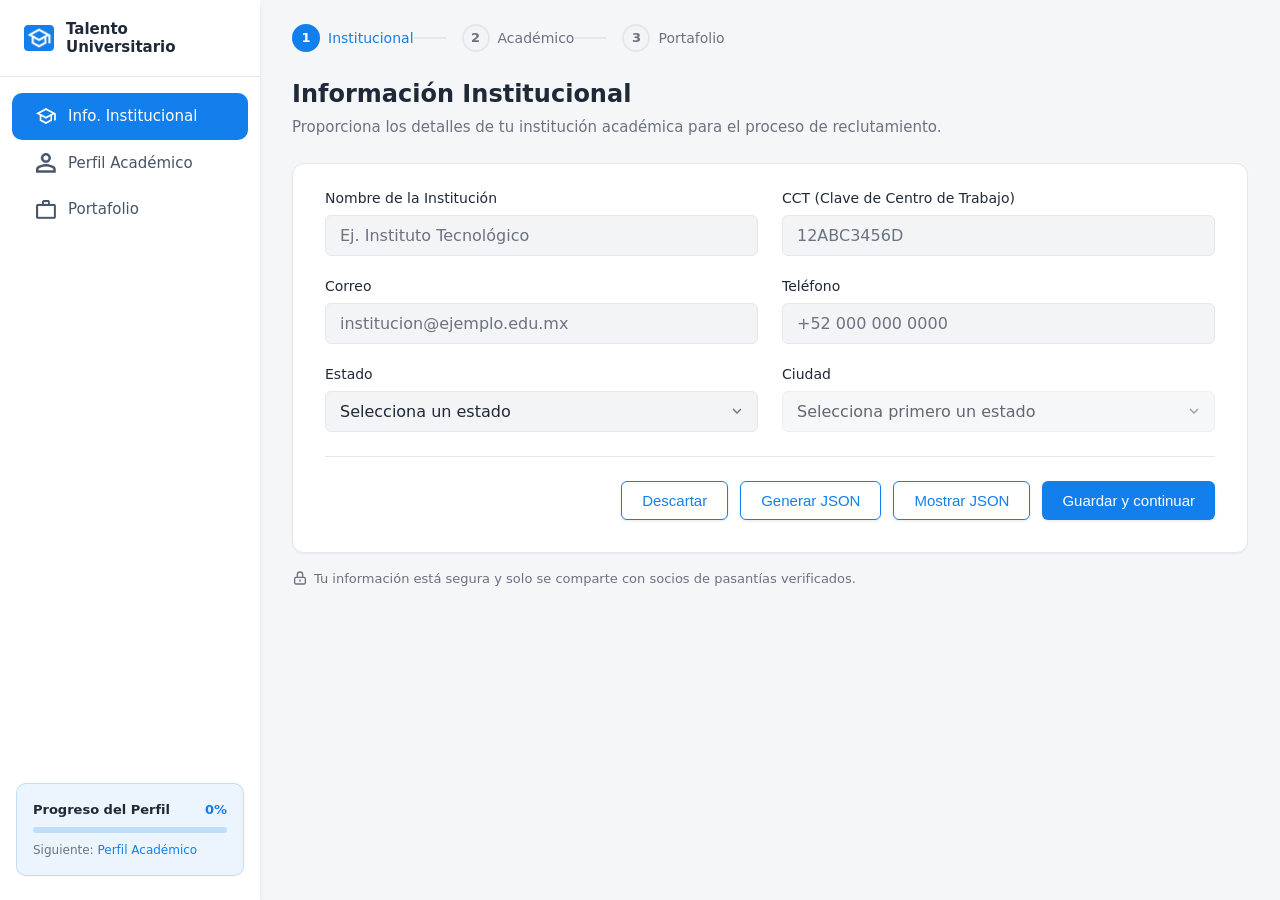
<file: index.html>
<!DOCTYPE html>
<html lang="es">

<head>
  <meta charset="UTF-8">
  <meta name="viewport" content="width=device-width, initial-scale=1.0">
  <title>Talento Universitario</title>
  <link rel="icon" href="images/favicon.png" type="image/png">
  <link rel="stylesheet" href="css/styles.css">
  <link rel="stylesheet" href="css/layout/aside.css">
  <link rel="stylesheet" href="css/layout/header.css">
  <link rel="stylesheet" href="css/components/form-container.css">
  <link rel="stylesheet" href="css/components/form-field.css">
  <link rel="stylesheet" href="css/components/buttons.css">
  <link rel="stylesheet" href="css/components/step-indicator.css">
  <link rel="stylesheet" href="css/components/security-message.css">
  <link rel="stylesheet" href="css/modules/informacion-institucional.css">
  <link rel="stylesheet" href="css/modules/datos-personales.css">
  <link rel="stylesheet" href="css/modules/portafolio.css">
  <link rel="stylesheet" href="css/components/registro-completado.css">
</head>

<body>
  <div id="app">
    <aside id="aside-container"></aside>
    <div class="aside-overlay" id="aside-overlay" aria-hidden="true"></div>
    <nav class="mobile-navbar" id="mobile-navbar" aria-label="Barra principal">
      <button type="button" class="aside-toggle" id="aside-toggle" aria-label="Abrir menú" aria-expanded="false">
        <span class="aside-toggle__bar"></span>
        <span class="aside-toggle__bar"></span>
        <span class="aside-toggle__bar"></span>
      </button>
      <div class="mobile-navbar__brand">
        <img src="images/logo.png" alt="" class="mobile-navbar__logo">
        <span class="mobile-navbar__title">Talento Universitario</span>
      </div>
    </nav>
    <main id="main-container">
      <section id="content-block">
        <!-- El contenido se carga desde partials según la opción del menú -->
      </section>
    </main>
  </div>
  <script src="js/lib/estados-ciudades-mexico.js"></script>
  <script src="js/layout/aside-menu.js"></script>
  <script src="js/components/step-indicator.js"></script>
  <script src="js/components/form-actions.js"></script>
  <script src="js/main.js"></script>
  <script src="js/modules/informacion-institucional.js"></script>
  <script src="js/modules/datos-personales.js"></script>
  <script src="js/modules/portafolio.js"></script>

  <!-- Examen Parcial 3 -->
  <script src="js/modules/institucion-json.js"></script>
</body>

</html>
</file>
<file: css/styles.css>
/* ===== TALENTO UNIVERSITARIO - Estilos globales ===== */

*,
*::before,
*::after {
  box-sizing: border-box;
  margin: 0;
  padding: 0;
}

:root {
  --aside-width: 260px;
  --header-height: 56px;
  --color-bg: #f5f6f8;
  --color-white: #ffffff;
  --color-primary: #137FEC;
  --color-text: #1f2937;
  --color-text-muted: #6b7280;
  --color-border: #e5e7eb;
  --color-input-bg: #f3f4f6;
  --color-aside-bg: #ffffff;
  --radius-sm: 6px;
  --radius-md: 10px;
  --radius-lg: 12px;
  --shadow-sm: 0 1px 2px rgba(0, 0, 0, 0.05);
  --shadow-md: 0 4px 6px -1px rgba(0, 0, 0, 0.1), 0 2px 4px -2px rgba(0, 0, 0, 0.1);
  --font-sans: system-ui, -apple-system, 'Segoe UI', Roboto, sans-serif;
}

html {
  font-size: 16px;
  scroll-behavior: smooth;
}

body {
  font-family: var(--font-sans);
  color: var(--color-text);
  background-color: var(--color-bg);
  line-height: 1.5;
  min-height: 100vh;
}

#app {
  display: flex;
  flex-wrap: wrap;
  min-height: 100vh;
}

#main-container {
  flex: 1;
  min-width: 0;
  padding: 1.5rem 2rem 2rem;
  margin-left: 260px;
  overflow: visible;
}

#content-block {
  overflow: visible;
  min-height: 0;
}

@media (max-width: 768px) {
  #main-container {
    margin-left: 0;
    padding: 1rem;
    padding-top: calc(var(--header-height, 56px) + 1rem);
    min-height: 100vh;
    display: flex;
    flex-direction: column;
    align-items: center;
  }

  #content-block {
    width: 100%;
    max-width: 560px;
    margin: 0 auto;
  }
}

a {
  color: var(--color-primary);
  text-decoration: none;
}

a:hover {
  text-decoration: underline;
}

input,
select,
textarea {
  font-family: inherit;
  font-size: 1rem;
}
</file>
<file: css/layout/aside.css>
/* Barra lateral - Aside Menu */

.aside-menu {
  position: fixed;
  top: 0;
  left: 0;
  width: var(--aside-width, 260px);
  height: 100vh;
  background: var(--color-aside-bg, #fff);
  box-shadow: var(--shadow-md);
  display: flex;
  flex-direction: column;
  z-index: 100;
}

.aside-menu__header {
  padding: 1.25rem 1.5rem;
  border-bottom: 1px solid var(--color-border);
  display: flex;
  align-items: center;
  gap: 0.75rem;
  font-weight: 600;
  font-size: 1rem;
  color: var(--color-text);
}

.aside-menu__brand {
  color: inherit;
  cursor: default;
  pointer-events: none;
}

.aside-menu__close {
  display: none;
}

.aside-menu__logo {
  width: 30px;
  height: 30px;
  object-fit: contain;
  flex-shrink: 0;
}

.aside-menu__title {
  font-size: 0.9375rem;
  line-height: 1.2;
  color: var(--color-text);
}

.aside-menu__nav {
  flex: 1;
  padding: 1rem 0;
  overflow-y: auto;
}

.aside-menu__link {
  display: flex;
  align-items: center;
  gap: 0.75rem;
  padding: 0.75rem 1.5rem;
  margin: 0 0.75rem;
  color: #475569;
  font-size: 0.9375rem;
  text-decoration: none;
  transition: background 0.15s, color 0.15s;
  border-radius: var(--radius-md);
}

.aside-menu__link:hover {
  background: var(--color-input-bg);
  text-decoration: none;
}

.aside-menu__link.active {
  background: #137FEC;
  color: #ffffff;
  font-weight: 500;
  text-decoration: none;
}

.aside-menu__link.active .aside-menu__link-icon {
  filter: brightness(0) invert(1);
}

.aside-menu__link svg,
.aside-menu__link-icon {
  width: 20px;
  height: 20px;
  flex-shrink: 0;
  object-fit: contain;
}

/* En móvil: botón cerrar en header, solo iconos en nav, sin progress */
@media (max-width: 768px) {
  .aside-menu__header {
    padding: 0.75rem;
    justify-content: flex-end;
    align-items: center;
    border-bottom: 1px solid var(--color-border);
    pointer-events: auto;
  }

  .aside-menu__brand .aside-menu__logo,
  .aside-menu__brand .aside-menu__title {
    display: none;
  }

  .aside-menu__close {
    display: flex;
    width: 44px;
    height: 44px;
    padding: 0;
    border: none;
    border-radius: var(--radius-md);
    background: transparent;
    cursor: pointer;
    align-items: center;
    justify-content: center;
    transition: background 0.15s;
    color: var(--color-text);
    font-size: 1.75rem;
    line-height: 1;
    pointer-events: auto;
  }

  .aside-menu__close:hover {
    background: var(--color-input-bg);
  }

  .aside-menu__close-icon {
    display: block;
    font-weight: 300;
  }

  .aside-menu__progress {
    display: none;
  }

  .aside-menu__nav {
    padding: 1rem 0.75rem;
    display: flex;
    flex-direction: column;
    align-items: center;
    gap: 0.5rem;
  }

  .aside-menu__link {
    width: 48px;
    height: 48px;
    margin: 0;
    padding: 0;
    justify-content: center;
    align-items: center;
    border-radius: 50%;
  }

  .aside-menu__link .aside-menu__link-text {
    display: none;
  }

  .aside-menu__link .aside-menu__link-icon {
    width: 24px;
    height: 24px;
  }

  .aside-menu__link.active {
    background: rgba(19, 127, 236, 0.15);
    color: var(--color-primary);
  }

  .aside-menu__link.active .aside-menu__link-icon {
    filter: brightness(0) saturate(100%) invert(27%) sepia(51%) saturate(2878%) hue-rotate(206deg) brightness(104%) contrast(101%);
  }
}

.aside-menu__progress {
  margin: 1rem 1rem 1.5rem;
  padding: 1rem;
  background: rgba(19, 127, 236, 0.08);
  border-radius: var(--radius-md);
  border: 1px solid rgba(19, 127, 236, 0.2);
}

.aside-menu__progress-header {
  display: flex;
  justify-content: space-between;
  align-items: center;
  margin-bottom: 0.5rem;
}

.aside-menu__progress-title {
  font-size: 0.8125rem;
  font-weight: 600;
  color: var(--color-text);
}

.aside-menu__progress-percent {
  font-size: 0.8125rem;
  font-weight: 600;
  color: var(--color-primary);
}

.aside-menu__progress-bar-wrap {
  height: 6px;
  background: rgba(19, 127, 236, 0.2);
  border-radius: 3px;
  overflow: hidden;
  margin-bottom: 0.5rem;
}

.aside-menu__progress-bar {
  height: 100%;
  background: var(--color-primary);
  border-radius: 3px;
  transition: width 0.3s ease;
}

.aside-menu__progress-next {
  font-size: 0.75rem;
  color: var(--color-text-muted);
}

/* Barra superior móvil: logo + nombre centrados */
.mobile-navbar {
  display: none;
}

@media (max-width: 768px) {
  .mobile-navbar {
    display: flex;
    align-items: center;
    justify-content: flex-start;
    position: fixed;
    top: 0;
    left: 0;
    right: 0;
    height: var(--header-height, 56px);
    background: var(--color-white);
    box-shadow: var(--shadow-sm);
    border-bottom: 1px solid var(--color-border);
    z-index: 98;
    padding: 0 0.5rem 0 0;
  }

  .mobile-navbar__brand {
    position: absolute;
    left: 50%;
    transform: translateX(-50%);
    display: flex;
    align-items: center;
    gap: 0.5rem;
    pointer-events: none;
  }

  .mobile-navbar__logo {
    width: 28px;
    height: 28px;
    object-fit: contain;
  }

  .mobile-navbar__title {
    font-size: 0.9375rem;
    font-weight: 600;
    color: var(--color-text);
    white-space: nowrap;
  }
}

/* Botón hamburguesa: solo visible en móvil (dentro de la barra) */
.aside-toggle {
  display: none;
  position: relative;
  flex-shrink: 0;
  width: 44px;
  height: 44px;
  margin: 0 0.25rem;
  padding: 0;
  border: none;
  border-radius: var(--radius-md);
  background: transparent;
  cursor: pointer;
  flex-direction: column;
  justify-content: center;
  align-items: center;
  gap: 5px;
  transition: background 0.15s;
  z-index: 99;
}

.aside-toggle:hover {
  background: var(--color-input-bg);
}

@media (min-width: 769px) {
  .aside-toggle:hover {
    box-shadow: var(--shadow-md);
  }
}

.aside-toggle__bar {
  display: block;
  width: 20px;
  height: 2px;
  background: var(--color-text);
  border-radius: 1px;
  transition: transform 0.2s, opacity 0.2s;
}

.aside-toggle[aria-expanded="true"] .aside-toggle__bar:nth-child(1) {
  transform: translateY(7px) rotate(45deg);
}

.aside-toggle[aria-expanded="true"] .aside-toggle__bar:nth-child(2) {
  opacity: 0;
}

.aside-toggle[aria-expanded="true"] .aside-toggle__bar:nth-child(3) {
  transform: translateY(-7px) rotate(-45deg);
}

/* Overlay: solo en móvil cuando el menú está abierto */
.aside-overlay {
  display: none;
  position: fixed;
  inset: 0;
  background: rgba(0, 0, 0, 0.4);
  z-index: 90;
  opacity: 0;
  pointer-events: none;
  transition: opacity 0.2s ease;
}

@media (max-width: 768px) {
  .aside-menu {
    width: 80px;
    transform: translateX(-100%);
    transition: transform 0.25s ease, box-shadow 0.25s ease;
    box-shadow: 0 0 0 100vmax transparent;
  }

  .aside-menu.open {
    transform: translateX(0);
    box-shadow: 4px 0 20px rgba(0, 0, 0, 0.15);
  }

  .aside-toggle {
    display: flex;
  }

  .mobile-navbar .aside-toggle {
    box-shadow: none;
  }

  .aside-overlay.is-visible {
    display: block;
    opacity: 1;
    pointer-events: auto;
  }

  body.aside-open {
    overflow: hidden;
  }
}

@media (min-width: 769px) {
  .aside-overlay.is-visible {
    display: none;
    pointer-events: none;
  }
}
</file>
<file: css/layout/header.css>
/* Header - opcional para cabecera superior */

.app-header {
  position: fixed;
  top: 0;
  left: var(--aside-width, 260px);
  right: 0;
  height: var(--header-height, 56px);
  background: var(--color-white);
  border-bottom: 1px solid var(--color-border);
  display: flex;
  align-items: center;
  padding: 0 1.5rem;
  z-index: 50;
}

@media (max-width: 768px) {
  .app-header {
    left: 0;
  }
}
</file>
<file: css/components/form-container.css>
/* Contenedor del formulario - recuadro blanco con bordes redondeados */

.form-container {
  background: var(--color-white);
  border-radius: var(--radius-lg);
  box-shadow: var(--shadow-sm);
  border: 1px solid var(--color-border);
  padding: 1.5rem 2rem 2rem;
  margin-top: 1.5rem;
  overflow: visible;
}

.form-container__grid {
  display: grid;
  grid-template-columns: 1fr 1fr;
  gap: 1.25rem 1.5rem;
  overflow: visible;
}

.form-info-box {
  display: flex;
  gap: 1rem;
  padding: 1rem 1.25rem;
  background: #f1f5f9;
  border-radius: var(--radius-md);
  border: 1px solid var(--color-border);
  margin-bottom: 1.5rem;
}

.form-info-box__icon {
  color: var(--color-primary);
  flex-shrink: 0;
}

.form-info-box__title {
  display: block;
  font-size: 0.9375rem;
  color: var(--color-text);
  margin-bottom: 0.25rem;
}

.form-info-box__text {
  font-size: 0.875rem;
  color: var(--color-text-muted);
  line-height: 1.5;
  margin: 0;
}

.form-completion-message {
  display: flex;
  align-items: center;
  gap: 0.5rem;
  padding: 0.875rem 1rem;
  background: #dcfce7;
  border-radius: var(--radius-sm);
  color: #166534;
  font-size: 0.875rem;
  margin-top: 1rem;
}

.form-completion-message__icon {
  font-weight: bold;
  flex-shrink: 0;
}

@media (max-width: 640px) {
  .form-container__grid {
    grid-template-columns: 1fr;
  }

  .form-container {
    padding: 1.25rem;
  }
}
</file>
<file: css/components/form-field.css>
/* Campo de formulario - etiqueta + input/select */

.form-field {
  display: flex;
  flex-direction: column;
  gap: 0.375rem;
}

.form-field__label {
  font-size: 0.875rem;
  font-weight: 500;
  color: var(--color-text);
}

.form-field__input,
.form-field__select {
  width: 100%;
  padding: 0.625rem 0.875rem;
  background: var(--color-input-bg);
  border: 1px solid var(--color-border);
  border-radius: var(--radius-sm);
  color: var(--color-text);
  transition: border-color 0.15s, background 0.15s;
}

.form-field__input:focus,
.form-field__select:focus {
  outline: none;
  border-color: var(--color-primary);
  background: var(--color-white);
}

.form-field__input::placeholder {
  color: var(--color-text-muted);
}

.form-field__wrap {
  position: relative;
  display: flex;
  align-items: center;
  width: 100%;
}

.form-field__wrap .form-field__input {
  padding-left: 2.75rem;
  flex: 1;
  min-width: 0;
}

.form-field__icon {
  position: absolute;
  left: 0.75rem;
  top: 50%;
  transform: translateY(-50%);
  width: 18px;
  height: 18px;
  color: var(--color-text-muted);
  pointer-events: none;
  flex-shrink: 0;
}

.form-field__icon--text {
  display: flex;
  align-items: center;
  justify-content: center;
  font-size: 1rem;
  width: 20px;
  height: 20px;
  color: var(--color-text-muted);
}

.form-field__hint-icon {
  width: 14px;
  height: 14px;
  object-fit: contain;
  flex-shrink: 0;
  opacity: 0.8;
}

.form-field__select {
  appearance: none;
  background-image: url("data:image/svg+xml,%3Csvg xmlns='http://www.w3.org/2000/svg' width='16' height='16' viewBox='0 0 24 24' fill='none' stroke='%236b7280' stroke-width='2'%3E%3Cpath d='M6 9l6 6 6-6'/%3E%3C/svg%3E");
  background-repeat: no-repeat;
  background-position: right 0.75rem center;
  padding-right: 2.25rem;
}

.form-field--full {
  grid-column: 1 / -1;
}

.form-field__hint {
  font-size: 0.8125rem;
  color: var(--color-text-muted);
  margin-top: 0.375rem;
  display: flex;
  align-items: center;
  gap: 0.25rem;
}

.form-field__hint svg {
  flex-shrink: 0;
}
</file>
<file: css/components/buttons.css>
/* Botones primario y secundario */

.btn {
  display: inline-flex;
  align-items: center;
  justify-content: center;
  gap: 0.5rem;
  padding: 0.625rem 1.25rem;
  font-size: 0.9375rem;
  font-weight: 500;
  border-radius: var(--radius-sm);
  border: none;
  cursor: pointer;
  box-shadow: 0 1px 3px rgba(0, 0, 0, 0.1);
  transition: transform 0.15s ease, box-shadow 0.15s ease;
}

.btn:disabled {
  opacity: 0.6;
  cursor: not-allowed;
}

.btn:hover:not(:disabled) {
  transform: translateY(-2px);
  box-shadow: 0 4px 8px rgba(0, 0, 0, 0.15);
}

.btn--primary {
  background: var(--color-primary);
  color: white;
}

.btn--secondary {
  background: var(--color-white);
  color: var(--color-primary);
  border: 1.5px solid var(--color-primary);
}

.form-actions {
  display: flex;
  justify-content: flex-end;
  gap: 0.75rem;
  margin-top: 1.5rem;
  padding-top: 1.5rem;
  border-top: 1px solid var(--color-border);
}
</file>
<file: css/components/step-indicator.css>
/* Indicador de pasos - 1 Institucional, 2 Académico, 3 Portafolio */

.step-indicator {
  display: flex;
  align-items: center;
  gap: 0;
  margin-bottom: 1.5rem;
}

.step-indicator__item {
  display: flex;
  align-items: center;
  gap: 0.5rem;
  font-size: 0.875rem;
  color: var(--color-text-muted);
}

.step-indicator__item + .step-indicator__item::before {
  content: '';
  width: 2rem;
  height: 2px;
  background: var(--color-border);
  margin-right: 0.5rem;
}

/* En móvil: número arriba, texto debajo, todo alineado */
@media (max-width: 768px) {
  .step-indicator {
    margin-bottom: 1rem;
    display: flex;
    justify-content: space-between;
    align-items: flex-start;
    gap: 0;
    padding: 0 0.5rem;
  }

  .step-indicator__item {
    flex: 1;
    flex-direction: column;
    gap: 0.35rem;
    align-items: center;
    justify-content: flex-start;
    min-width: 0;
    position: relative;
    display: flex;
  }

  /* Línea entre pasos: absoluta para no desalinear círculos ni etiquetas */
  .step-indicator__item + .step-indicator__item::before {
    content: '';
    position: absolute;
    left: 0;
    top: 13px;
    width: 1rem;
    height: 2px;
    margin-left: -0.5rem;
    background: var(--color-border);
  }

  .step-indicator__circle {
    width: 26px;
    height: 26px;
    font-size: 0.75rem;
    flex-shrink: 0;
  }

  .step-indicator__label {
    font-size: 0.625rem;
    line-height: 1.2;
    text-align: center;
    max-width: 5em;
    min-height: 2.4em;
    display: flex;
    align-items: center;
    justify-content: center;
  }

  .step-indicator__item.completed .step-indicator__circle,
  .step-indicator__item.incomplete .step-indicator__circle {
    font-size: 0.75rem;
  }
}

.step-indicator__circle {
  width: 28px;
  height: 28px;
  border-radius: 50%;
  display: flex;
  align-items: center;
  justify-content: center;
  font-weight: 600;
  font-size: 0.8125rem;
  background: var(--color-input-bg);
  border: 2px solid var(--color-border);
  color: var(--color-text-muted);
}

.step-indicator__item.active .step-indicator__circle {
  background: var(--color-primary);
  border-color: var(--color-primary);
  color: white;
}

.step-indicator__item.active {
  color: var(--color-primary);
  font-weight: 500;
}

.step-indicator__item.completed .step-indicator__circle {
  background: #22c55e;
  border-color: #22c55e;
  color: white;
  font-size: 1rem;
  line-height: 1;
}

.step-indicator__item.completed {
  color: var(--color-text);
}

/* Paso visitado pero no completado: debe regresar */
.step-indicator__item.incomplete .step-indicator__circle {
  background: #eab308;
  border-color: #eab308;
  color: white;
  font-size: 1rem;
  font-weight: 700;
  line-height: 1;
}

.step-indicator__item.incomplete {
  color: #a16207;
}
</file>
<file: css/components/security-message.css>
/* Mensaje de seguridad bajo el formulario */

.security-message {
  font-size: 0.8125rem;
  color: var(--color-text-muted);
  margin-top: 1rem;
  display: flex;
  align-items: center;
  gap: 0.375rem;
}

.security-message svg {
  width: 16px;
  height: 16px;
  flex-shrink: 0;
}
</file>
<file: css/modules/informacion-institucional.css>
/* Módulo: Información Institucional */

.page-title {
  font-size: 1.5rem;
  font-weight: 700;
  color: var(--color-text);
  margin-bottom: 0.25rem;
}

.page-subtitle {
  font-size: 0.9375rem;
  color: var(--color-text-muted);
  margin-bottom: 1rem;
}
</file>
<file: css/modules/datos-personales.css>
/* Módulo: Perfil Académico (Datos Personales) */

.page-title {
  font-size: 1.5rem;
  font-weight: 700;
  color: var(--color-text);
  margin-bottom: 0.25rem;
}

.page-subtitle {
  font-size: 0.9375rem;
  color: var(--color-text-muted);
  margin-bottom: 1rem;
}

/* Cuadrícula con anchos variables: 2/3 + 1/3, luego 1/4 + 1/2 + 1/4, fecha ancho completo */
.form-container__grid--academico {
  grid-template-columns: repeat(12, 1fr);
}

.form-container__grid--academico .form-field--wide {
  grid-column: span 8;
}

.form-container__grid--academico .form-field--narrow {
  grid-column: span 4;
}

.form-container__grid--academico .form-field--quarter {
  grid-column: span 3;
}

.form-container__grid--academico .form-field--half {
  grid-column: span 6;
}

.form-container__grid--academico .form-field--full {
  grid-column: 1 / -1;
}

/* Campo fecha con icono de calendario */
.form-field__wrap--date {
  position: relative;
  display: flex;
  align-items: center;
  width: 100%;
}

.form-field__icon--date {
  position: absolute;
  left: 0.75rem;
  top: 50%;
  transform: translateY(-50%);
  width: 20px;
  height: 20px;
  object-fit: contain;
  pointer-events: none;
  flex-shrink: 0;
}

.form-field__wrap--date .form-field__static {
  flex: 1;
  min-width: 0;
  display: block;
  padding: 0.625rem 0.875rem 0.625rem 2.75rem;
  background: var(--color-input-bg);
  border: 1px solid var(--color-border);
  border-radius: var(--radius-sm);
  color: var(--color-text);
  font-size: 1rem;
}

@media (max-width: 768px) {
  .form-container__grid--academico .form-field--wide,
  .form-container__grid--academico .form-field--narrow,
  .form-container__grid--academico .form-field--quarter,
  .form-container__grid--academico .form-field--half,
  .form-container__grid--academico .form-field--full {
    grid-column: 1 / -1;
  }
}
</file>
<file: css/modules/portafolio.css>
/* Módulo: Portafolio */

.page-title {
  font-size: 1.5rem;
  font-weight: 700;
  color: var(--color-text);
  margin-bottom: 0.25rem;
}

.page-subtitle {
  font-size: 0.9375rem;
  color: var(--color-text-muted);
  margin-bottom: 1rem;
}
</file>
<file: css/components/registro-completado.css>
/* Página de confirmación: registro completado */

.registro-completado {
  max-width: 560px;
  margin: 2rem auto 3rem;
  text-align: center;
}

.registro-completado__card {
  background: var(--color-white);
  border-radius: var(--radius-lg);
  box-shadow: var(--shadow-md);
  border: 1px solid var(--color-border);
  padding: 2.5rem 2rem 2rem;
}

.registro-completado__icon-wrap {
  display: flex;
  justify-content: center;
  margin-bottom: 1.25rem;
}

.registro-completado__icon {
  width: 80px;
  height: 80px;
  object-fit: contain;
}

.registro-completado__title {
  font-size: 1.5rem;
  font-weight: 700;
  color: var(--color-text);
  margin-bottom: 0.75rem;
  line-height: 1.3;
}

.registro-completado__subtitle {
  font-size: 0.9375rem;
  color: var(--color-text-muted);
  line-height: 1.5;
  margin-bottom: 1.75rem;
}

.registro-completado__image-wrap {
  margin-top: 1rem;
}

.registro-completado__image {
  max-width: 100%;
  height: auto;
  border-radius: var(--radius-md);
  border: 1px dashed var(--color-border);
  display: block;
  margin: 0 auto;
}

.registro-completado__footer {
  margin-top: 2.5rem;
  font-size: 0.8125rem;
  color: var(--color-text-muted);
}
</file>
